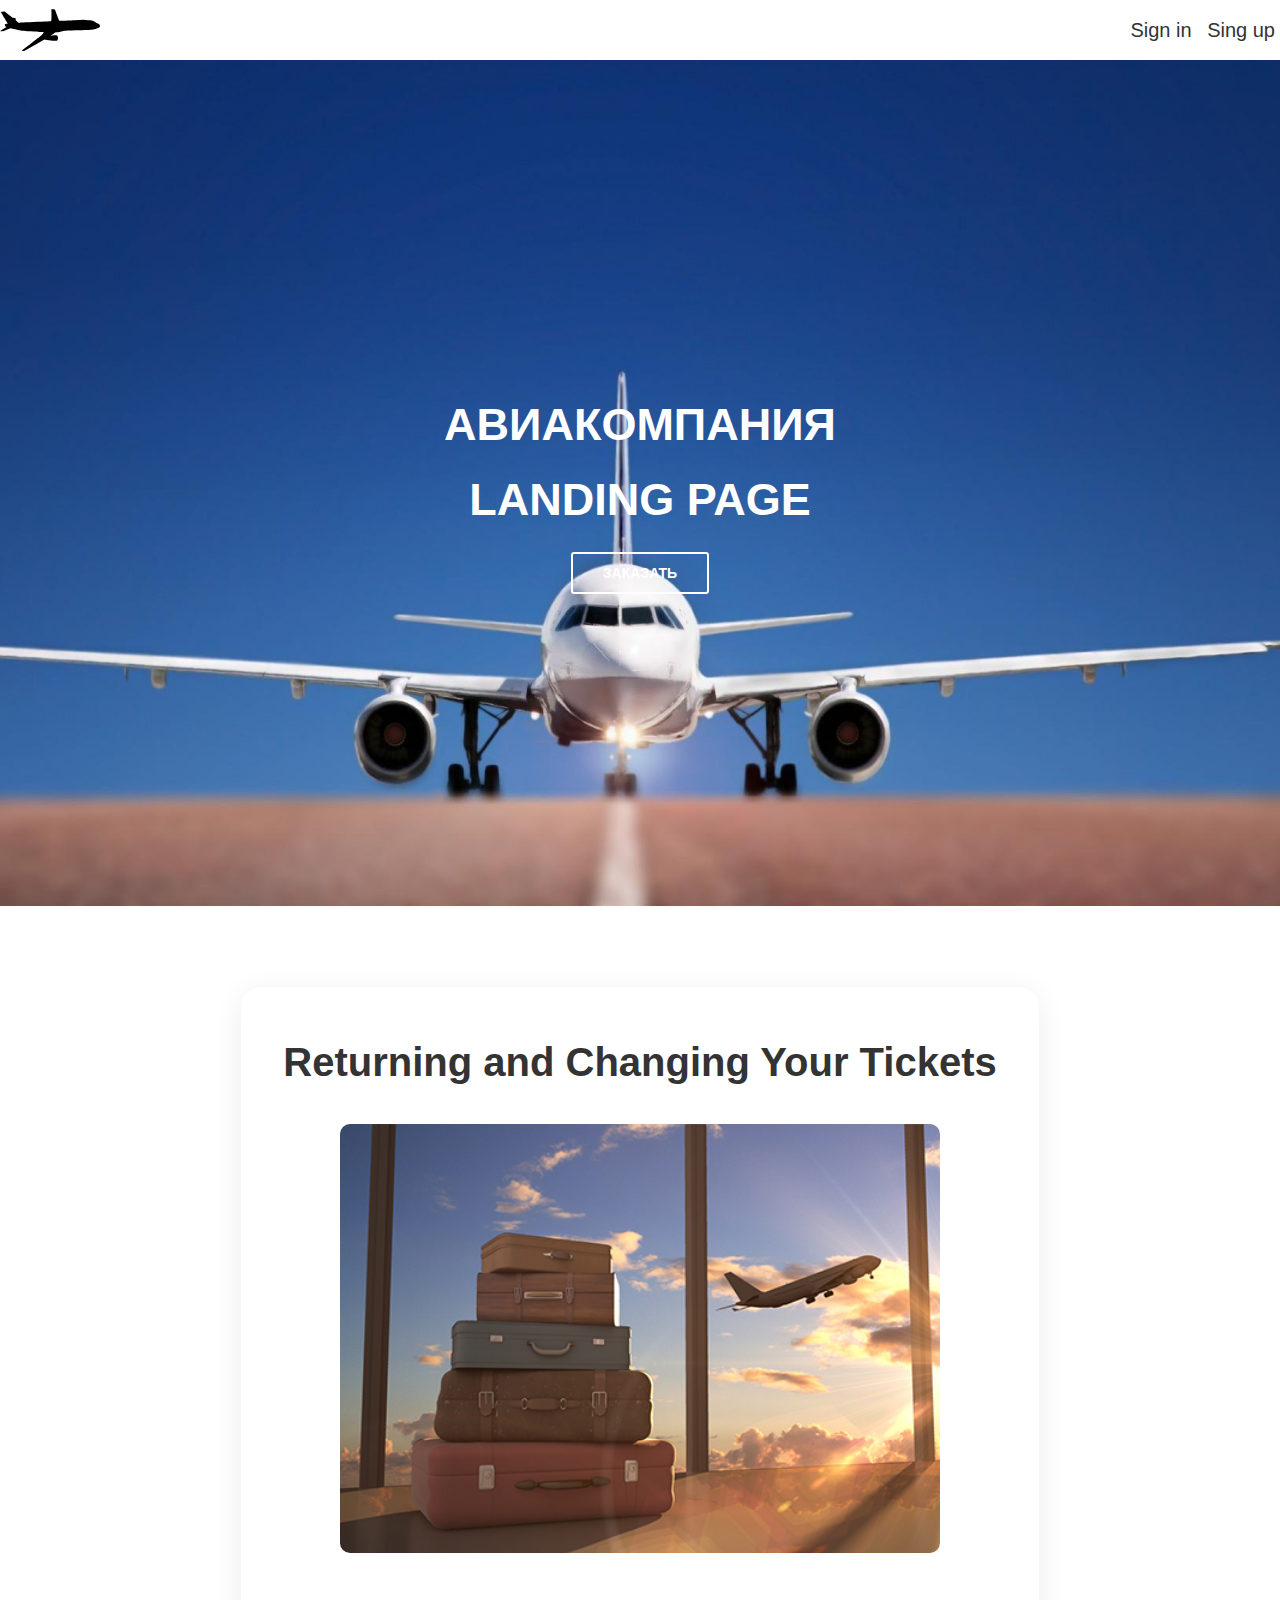
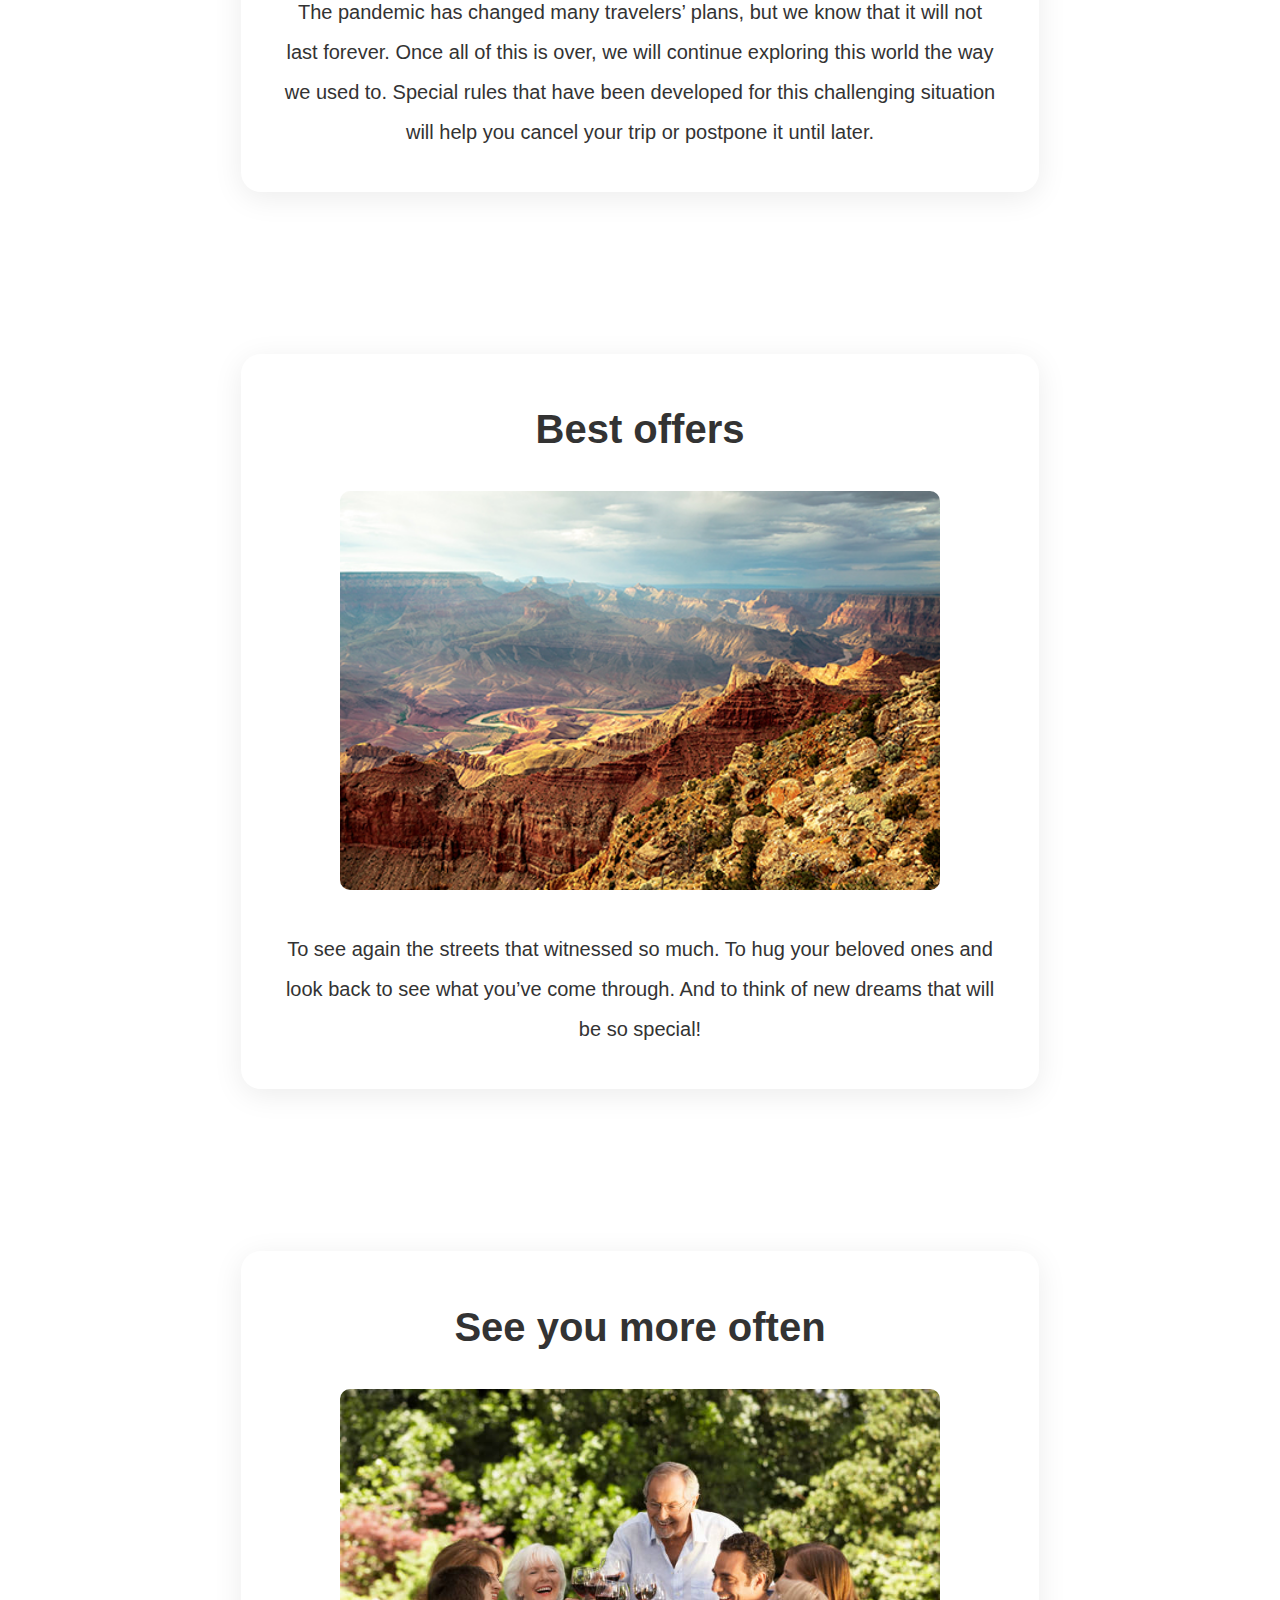
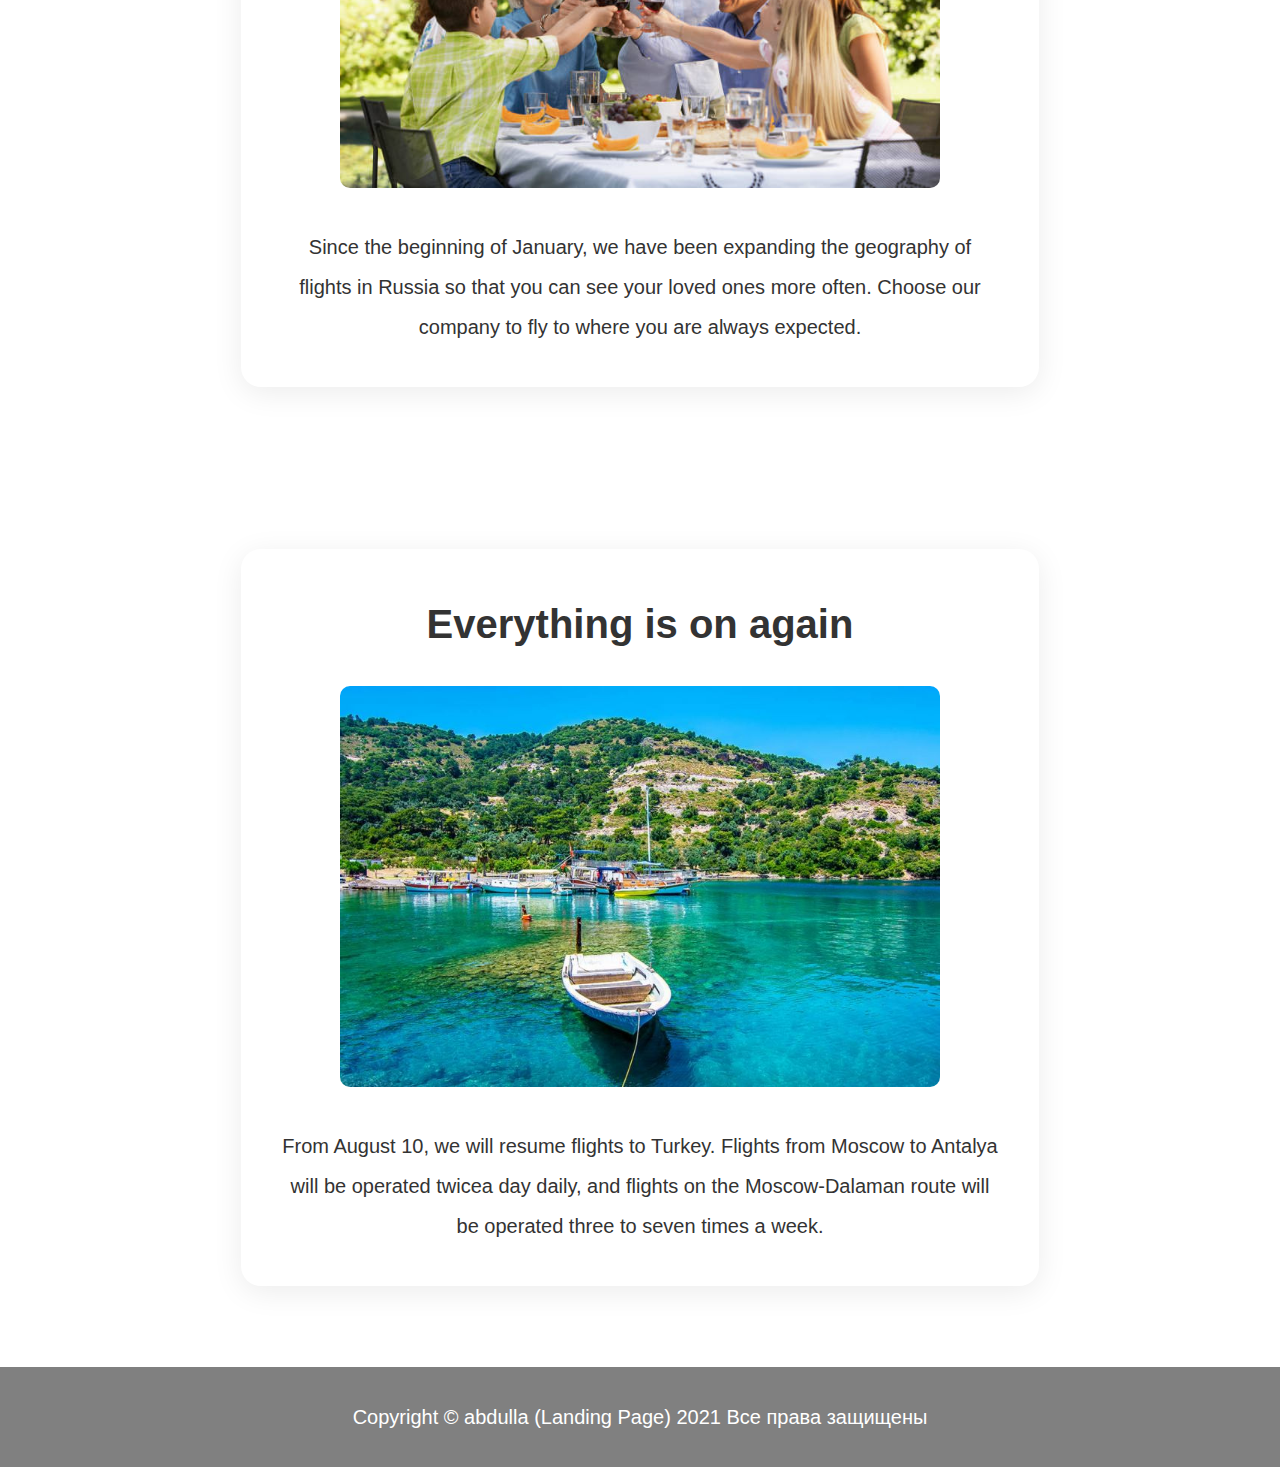
<file: site/index.html>
<!DOCTYPE html>
<html>
<head>
	<meta charset="UTF-8">
	<title>Авиакомпания Landing Page</title>
	<link rel="stylesheet" type="text/css" href="asset/css/main.css">
</head>
<body>
<!-- Вверхняя часть -->
<header class="header">
	<div class="container">
		<dev class="header__inner">
			<div class="header__logo">
				<a href="index.html"><img src="asset/images/logo.svg" alt="logo" /> </a></div>
			<div class="header__login">
				<a class="header__sign" href="#"> Sign in </a>
				<a class="header__sign" href="#"> Sing up</a>
			</div>

		</dev>

	</div>

</header>

<div class="land">
	<div class="container">
		<div class="land__inner">
			<h1  class="land__title">Авиакомпания</h1>	
			<h1  class="land__title">Landing Page</h1>	
			<a class="btn" href="bilet.html">заказать</a>
		</div>
		
	</div>
</div>






<section class="section">
	<div class="container">
			<div class="promotions">
				<div class="promotions__inner">
					<h2 class="promotions__title">Returning and Changing Your Tickets</h2>

					<div class="promotions__img">
						<img src="asset\images/1.jpg" alt="prom">
					</div>

					<p class="promotions__text">The pandemic has changed many travelers’ plans, but we know that it will not last forever. Once all of this is over, we will continue exploring this world the way we used to. Special rules that have been developed for this challenging situation will help you cancel your trip or postpone it until later.</p>

				</div>

			</div>

	</div>

</section>

<section class="section">
	<div class="container">
			<div class="promotions">
				<div class="promotions__inner">
					<h2 class="promotions__title">Best offers</h2>

					<div class="promotions__img">
						<img src="asset\images/2.jpg" alt="prom">
					</div>

					<p class="promotions__text">To see again the streets that witnessed so much. To hug your beloved ones and look back to see what you’ve come through. And to think of new dreams that will be so special!</p>

				</div>

			</div>

	</div>

</section>

<section class="section">
	<div class="container">
			<div class="promotions">
				<div class="promotions__inner">
					<h2 class="promotions__title">See you more often</h2>

					<div class="promotions__img">
						<img src="asset\images/3.jpg" alt="prom">
					</div>

					<p class="promotions__text">Since the beginning of January, we have been expanding the geography of flights in Russia so that you can see your loved ones more often. Choose our company to fly to where you are always expected.</p>

				</div>

			</div>

	</div>

</section>

<section class="section">
	<div class="container">
			<div class="promotions">
				<div class="promotions__inner">
					<h2 class="promotions__title">Everything is on again</h2>

					<div class="promotions__img">
						<img src="asset\images/4.jpg" alt="prom">
					</div>

					<p class="promotions__text">From August 10, we will resume flights to Turkey. Flights from Moscow to Antalya will be operated twicea day daily, and flights on the Moscow-Dalaman route will be operated three to seven times a week.</p>

				</div>

			</div>

	</div>

</section>


<footer class="footer">
	<div class="container">
		<div class="footer__inner">
			<p class="inform"> Copyright © abdulla (Landing Page) 2021  Все права защищены</p>

		</div>
	</div>
</footer>


</body>
</html>
</file>
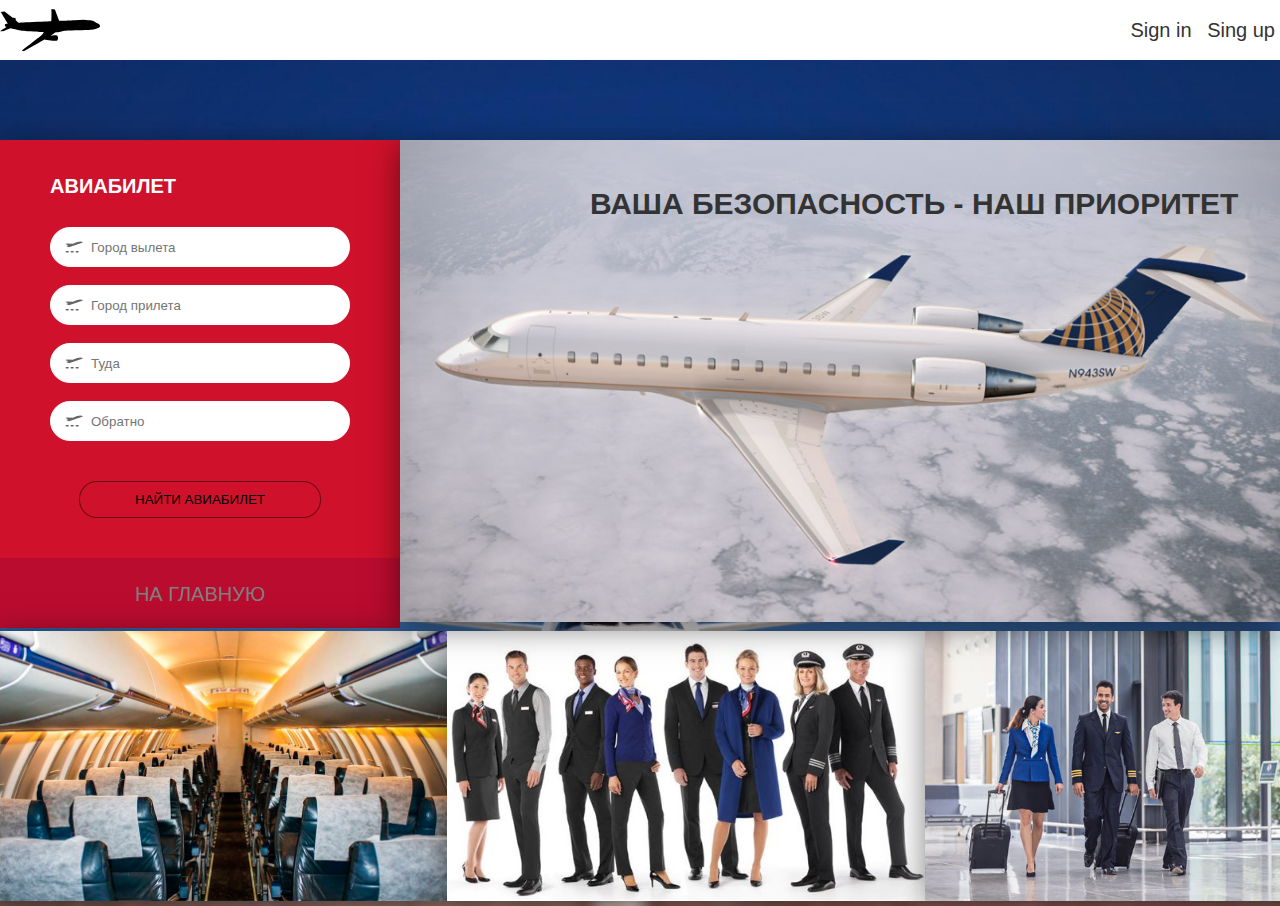
<file: site/bilet.html>
<!DOCTYPE html>
<html>

<head>
    <title>Авиакомпания Landing Page</title>
    <link rel="stylesheet" type="text/css" href="asset/css/style-bilet.css">
</head>

<body>

    <header class="header">
        <div class="container">
            <div class="header__inner">
                <div class="header__logo">
                    <a class="logo" href="index.html"><img src="asset/images/logo.svg" alt="logo" /> </a>
                </div>
                <div class="header__login">
                    <a class="header__sign" href="#"> Sign in </a>
                    <a class="header__sign" href="#"> Sing up</a>
                </div>

            </div>
        </div>
    </header>

    <section class="section">
        <div class="container">
            <div class="top">
                <div class="ticket">
                    <div class="ticket__inner">
                        <div class="ticket__inner-title">
                            <p class="ticket__inner-text">авиабилет</p>
                        </div>
                        <div class="ticket__input">
                            <div class="ticket__input-inner">
                                <div class="ticket__inner-input">
                                    <img src="[data-uri]">
                                    <input class="input-box" type="text" placeholder="Город вылета" autocomplete="off">
                                </div>
                                <div class="ticket__inner-input">
                                    <img src="[data-uri]">
                                    <input class="input-box" type="text" placeholder="Город прилета" autocomplete="off">
                                </div>
                                <div class="ticket__inner-input">
                                    <img src="[data-uri]">
                                    <input class="input-box" type="datetime" placeholder="Туда" autocomplete="off">
                                </div>
                                <div class="ticket__inner-input">
                                    <img src="[data-uri]">
                                    <input class="input-box" type="datetime" placeholder="Обратно" autocomplete="off">
                                </div>
                                <div class="ticket__foot">
                                    <button class="search-ticket" type="submit">найти авиабилет</button>
                                </div>
                            </div>
                        </div>
                    </div>

                    <div class="btn__home">
                        <a class="home" href="index.html">на главную</a>
                    </div>

                </div>




                <div class="inform">
                    <div class="inform__inner">
                        <img class="inform__img" src="asset/images/5.jpg">
                        <p class="inform__title">ваша безопасность - наш приоритет</p>
                    </div>
                </div>


            </div>

            <div class="foot">
                <div class="foot__inner">
                    <img class="foot_img" src="asset/images/6.jpg" alt="">
                    <img class="foot_img" src="asset/images/1-2.jpg" alt="">
                    <img class="foot_img" src="asset/images/11.jpg" alt="">
                </div>
            </div>



        </div>

    </section>

</body>

</html>
</file>
<file: site/asset/css/main.css>
* {
    box-sizing: border-box;
}

body {
    margin: 0;
    font-size: 20px;
    font-family: sans-serif;
    line-height: 1.6;
    color: #333;
}

html {
    scroll-behavior: smooth;
}

p {
    margin: 0;
}

.section {
    padding: 80px 0;
}

.container {
    width: 100%;
    max-width: 1400px;
    margin: 0 auto;
}

.header__inner {
    display: flex;
    align-items: center;
    justify-content: space-between;
}

.header__logo {
    height: 60px;
}

.header__logo img {
    margin: 5px 0;
    width: 100px;
    height: 50px;
}

.header__sign {
    text-decoration: none;
    display: inline-block;
    color: #333;
    margin: 0 5px;
}

.header__sign:hover {
    padding: 8px;
    border: 1px solid #333;
    border-radius: 5px;
}

.btn {
    text-decoration: none;
    display: inline-block;
    border: 2px solid #fff;
    padding: 8px 30px;
    text-transform: uppercase;
    color: #fff;
    transition: background .2s linear, color .2s linear;
    font-size: 14px;
    font-weight: 700;
    border-radius: 3px;
}

.btn:hover {
    background-color: #fff;
    color: #333;
}

.land {
    display: flex;
    flex-direction: column;
    justify-content: center;
    width: 100%;
    height: 94vh;
    background: url("../images/intro.jpg") center no-repeat;
    -webkit-background-size: cover;
    background-size: cover;
}

.land img {
    margin-left: 10px;
}

.land__title {
    color: white;
    font-weight: 900;
    font-size: 45px;
    text-transform: uppercase;
    line-height: 1;
}

.land__inner {
    width: 100%;
    max-width: 880px;
    margin: 0 auto;
    text-align: center;
}

.promotions {
    text-align: center;
    border: 1px solid #fff;
    max-width: 800px;
    width: 100%;
    margin: 0 auto;
}

.promotions__img img {
    border-radius: 10px;
    width: 100%;
    margin-top: 20px;
    max-width: 600px;
    -webkit-transition: all 0.5s ease-out;
}

.promotions__img img:hover {
    -webkit-transform: scale(1.1);
}

.promotions__inner {
    box-shadow: 0 6px 30px rgb(0 0 0 / 8%);
    border-radius: 20px;
    padding: 10px;
}

.promotions__title {
    text-align: center;
    margin-bottom: 10px;
    font-size: 40px;
    font-weight: 700;
}

.promotions__text {
    padding: 30px;
    font-size: 20px;
    line-height: 2;
}

.inform {
    display: flex;
    justify-content: center;
    color: white;
}

.footer {
    align-items: center;
    height: 100px;
    display: flex;
    background-color: gray;
}

.client-bilet {
    background-color: gray;
    text-align: center;
    max-width: 800px;
    width: 100%;
    height: 25vh;
    margin: 25px auto;
    box-shadow: 0 6px 30px rgb(0 0 0 / 50%);
}
</file>
<file: site/asset/css/style-bilet.css>
* {
    box-sizing: border-box;
}

body {
    margin: 0;
    font-size: 20px;
    font-family: sans-serif;
    line-height: 1.6;
    color: #333;
}

html {
    scroll-behavior: smooth;
}

input {
    outline: none;
}

span {
    color: white;
    font-weight: 900;
    font-size: 12px;
}

.section {
    padding: 80px 0;
}

.section {
    width: 100%;
    height: 94vh;
    background: url("../images/intro.jpg") center no-repeat;
    -webkit-background-size: cover;
    background-size: cover;
}

.container {
    width: 100%;
    max-width: 1400px;
    margin: 0 auto;
}

.header__inner {
    display: flex;
    align-items: center;
    justify-content: space-between;
}

.header__logo {
    height: 60px;
}

.header__logo img {
    margin: 5px 0;
    width: 100px;
    height: 50px;
}

.header__sign {
    text-decoration: none;
    display: inline-block;
    color: #333;
    margin: 0 5px;
}

.header__sign:hover {
    padding: 8px;
    border: 1px solid #333;
    border-radius: 5px;
}

.top {
    display: flex;
    justify-content: center;
}

.input-box {
    border: none;
    color: black;
    width: 245px;
}

.ticket__inner {
    padding: 20px 50px 40px;
    background-color: #d0112b;
    box-shadow: 0 6px 30px rgb(0 0 0 / 50%);
}

.ticket__inner-input {
    background-color: white;
    width: 300px;
    height: 40px;
    border: 1px solid #fff;
    border-radius: 20px;
    display: flex;
}

.ticket__inner-text {
    text-transform: uppercase;
    color: white;
    font-weight: 900;
    font-size: 20px;
    margin: 0;
}

.ticket__inner-title {
    margin: 10px 0 25px;
}

.input-ticket {
    background-color: white;
}

.ticket__inner-input+.ticket__inner-input {
    margin-top: 18px;
}

.inform__inner img {
    position: relative;
    width: 100%;
    height: 100%;
    box-shadow: 0 6px 30px rgb(0 0 0 / 50%);
}

.inform__title {
    text-transform: uppercase;
    font-weight: bold;
    font-size: 30px;
    position: absolute;
    top: 150px;
    left: 590px;
}

.ticket__foot {
    margin-top: 40px;
    display: flex;
    justify-content: center;
}

.search-ticket {
    padding: 10px 55px;
    border-radius: 18px;
    text-transform: uppercase;
    background-color: #d0112b;
    border: 1px solid rgb(0 0 0/ 50%);
}

.search-ticket:hover {
    color: white;
    opacity: 1;
    border-color: white;
}

.foot {
    display: flex;
    justify-content: center;
}

.foot_img {
    max-height: 339px;
    width: 100%;
    height: 30vh;
}

.foot__inner img {
    box-shadow: 0 6px 30px rgb(0 0 0 / 50%);
}

.foot__inner {
    display: flex;
    justify-content: space-around;
}

.btn__home {
    height: 70px;
    padding: 20px 0;
    background-color: #ba0c2f;
    display: flex;
    justify-content: center;
}

.home {
    text-decoration: none;
    color: gray;
    text-transform: uppercase;
}

.home:hover {
    color: white;
}
</file>
